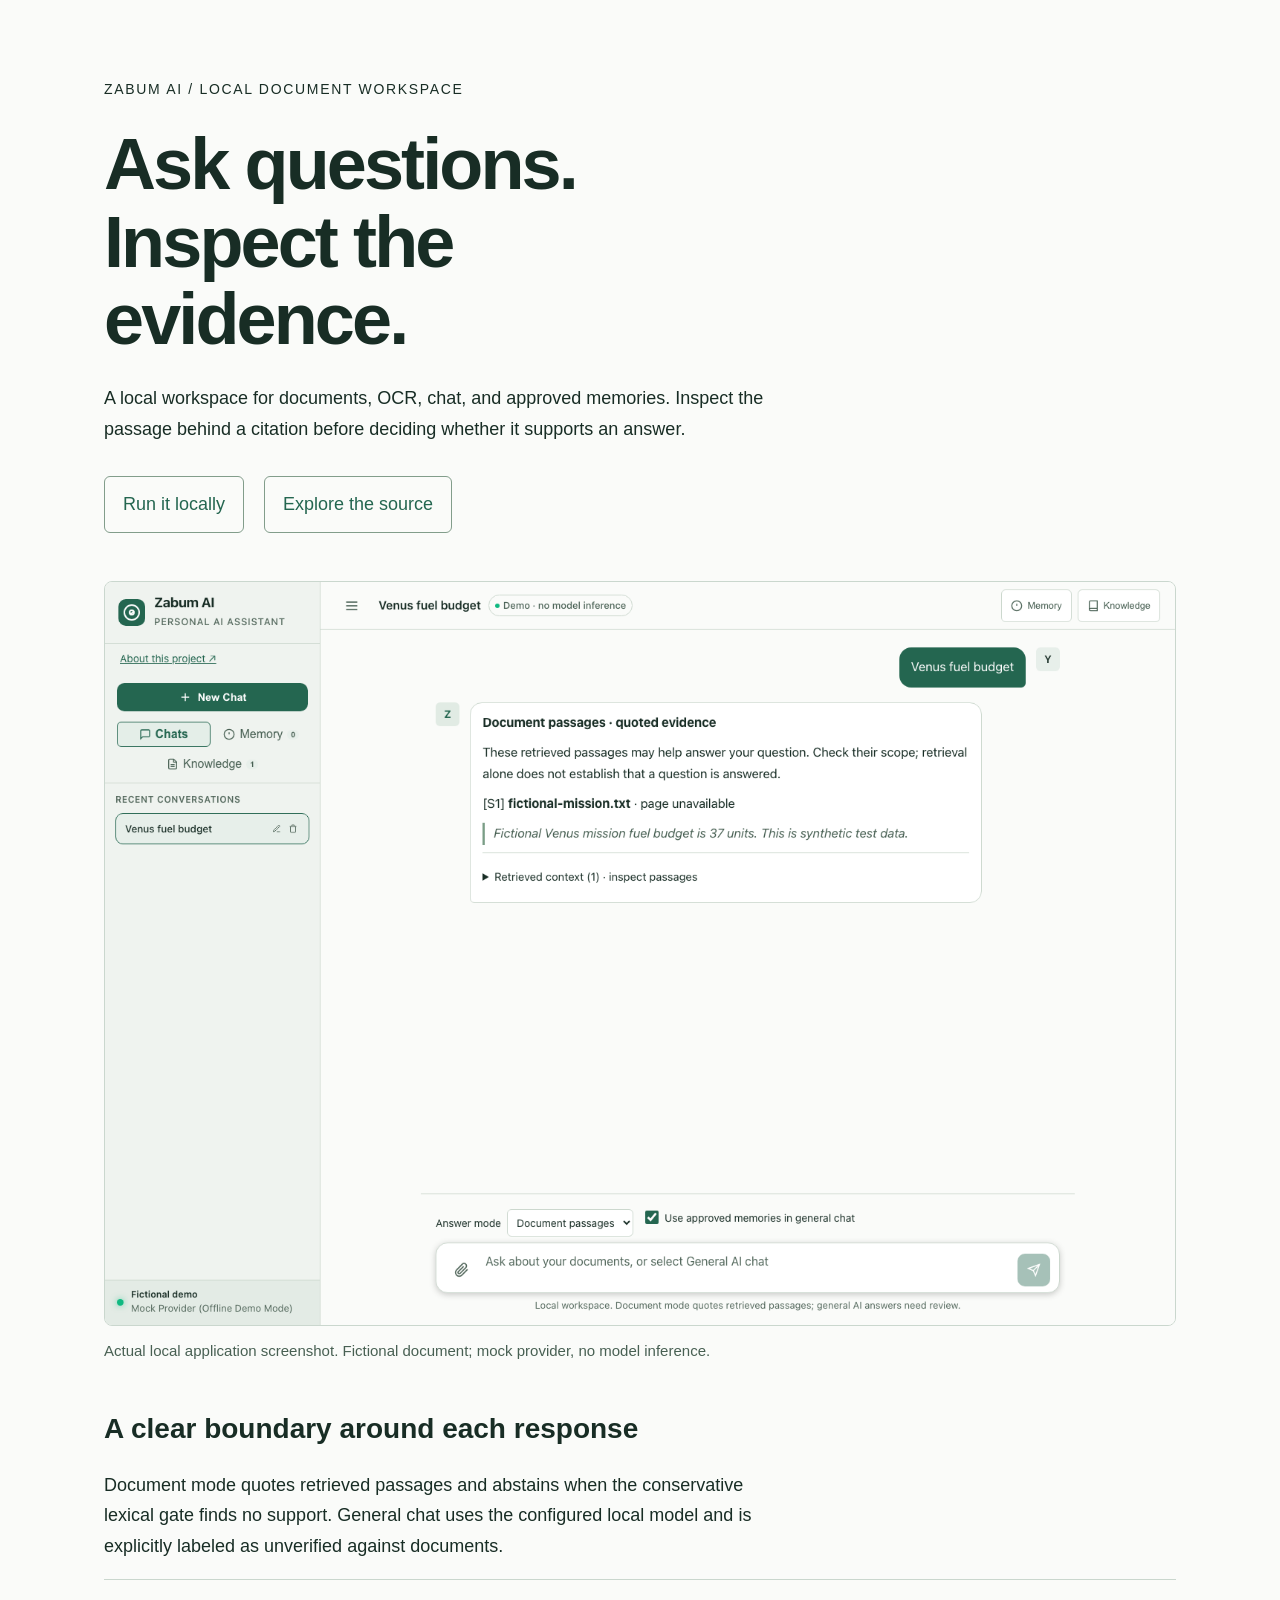
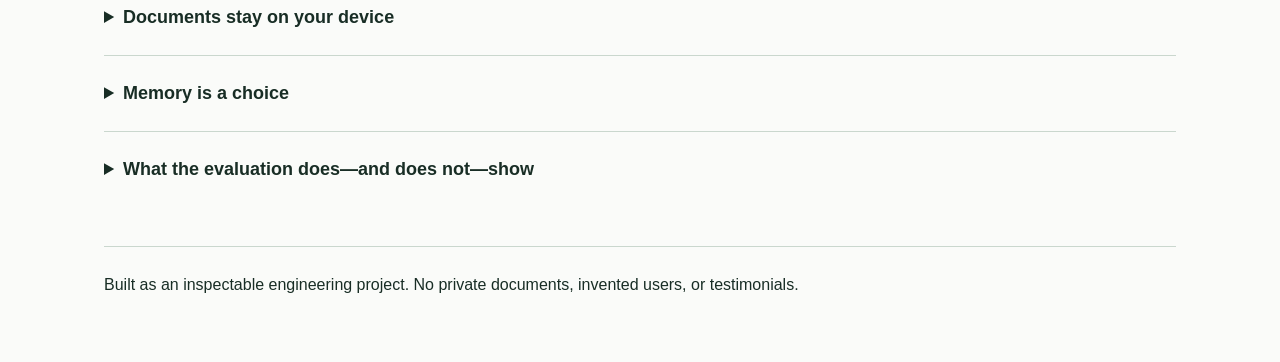
<file: showcase/index.html>
<!doctype html><html lang="en"><head><meta charset="utf-8"><meta name="viewport" content="width=device-width,initial-scale=1"><title>Zabum AI — a local document workspace</title><style>*{box-sizing:border-box}body{margin:0;background:#fafbf9;color:#182d25;font:18px/1.7 -apple-system,BlinkMacSystemFont,'Segoe UI',sans-serif}main{max-width:1120px;margin:auto;padding:64px 24px}h1{font-size:clamp(38px,7vw,72px);line-height:1.08;letter-spacing:-.04em;max-width:15ch;margin:24px 0}h2{font-size:28px;line-height:1.25}p{max-width:66ch}a{color:#246650}a:focus-visible,summary:focus-visible{outline:3px solid #246650;outline-offset:5px}.label{font-size:14px;letter-spacing:.12em}.links{display:flex;gap:20px;flex-wrap:wrap;margin:32px 0}.links a{padding:12px 18px;border:1px solid #829d8b;border-radius:6px;text-decoration:none}figure{margin:48px 0}img{display:block;width:100%;border:1px solid #cad7ce;border-radius:8px}figcaption{font-size:15px;color:#486053;margin:12px 0}details{border-top:1px solid #cad7ce;padding:22px 0}summary{cursor:pointer;font-weight:600}footer{font-size:16px;border-top:1px solid #cad7ce;padding-top:24px;margin-top:40px}@media(max-width:640px){main{padding:28px 20px}}</style></head><body><main><p class="label">ZABUM AI / LOCAL DOCUMENT WORKSPACE</p><h1>Ask questions.<br>Inspect the evidence.</h1><p>A local workspace for documents, OCR, chat, and approved memories. Inspect the passage behind a citation before deciding whether it supports an answer.</p><div class="links"><a href="https://github.com/Swopnab/Zabum-AI#readme">Run it locally</a><a href="https://github.com/Swopnab/Zabum-AI">Explore the source</a></div><figure><img src="desktop.png" alt="Zabum’s local interface quoting a fictional mission document with an inspectable source"><figcaption>Actual local application screenshot. Fictional document; mock provider, no model inference.</figcaption></figure><h2>A clear boundary around each response</h2><p>Document mode quotes retrieved passages and abstains when the conservative lexical gate finds no support. General chat uses the configured local model and is explicitly labeled as unverified against documents.</p><details><summary>Documents stay on your device</summary><p>Python, Flask, SQLite FTS5, Ollama, and optional Transformers/PyTorch OCR. The working API binds to localhost and rejects foreign origins. This static showcase does not upload files or contact an AI API.</p></details><details><summary>Memory is a choice</summary><p>Suggested memories require approval. Review, edit, delete, or disable approved memories. Disabling memory retains your saved records while excluding them from general chat.</p></details><details><summary>What the evaluation does—and does not—show</summary><p>The repository includes a small, reproducible synthetic passage-retrieval evaluation. Its results describe known fixture passages and abstention decisions, not general answer accuracy, OCR quality, or real-world adoption. The lexical gate can miss paraphrases and cannot establish semantic entailment.</p></details><footer>Built as an inspectable engineering project. No private documents, invented users, or testimonials.</footer></main></body></html>
</file>
